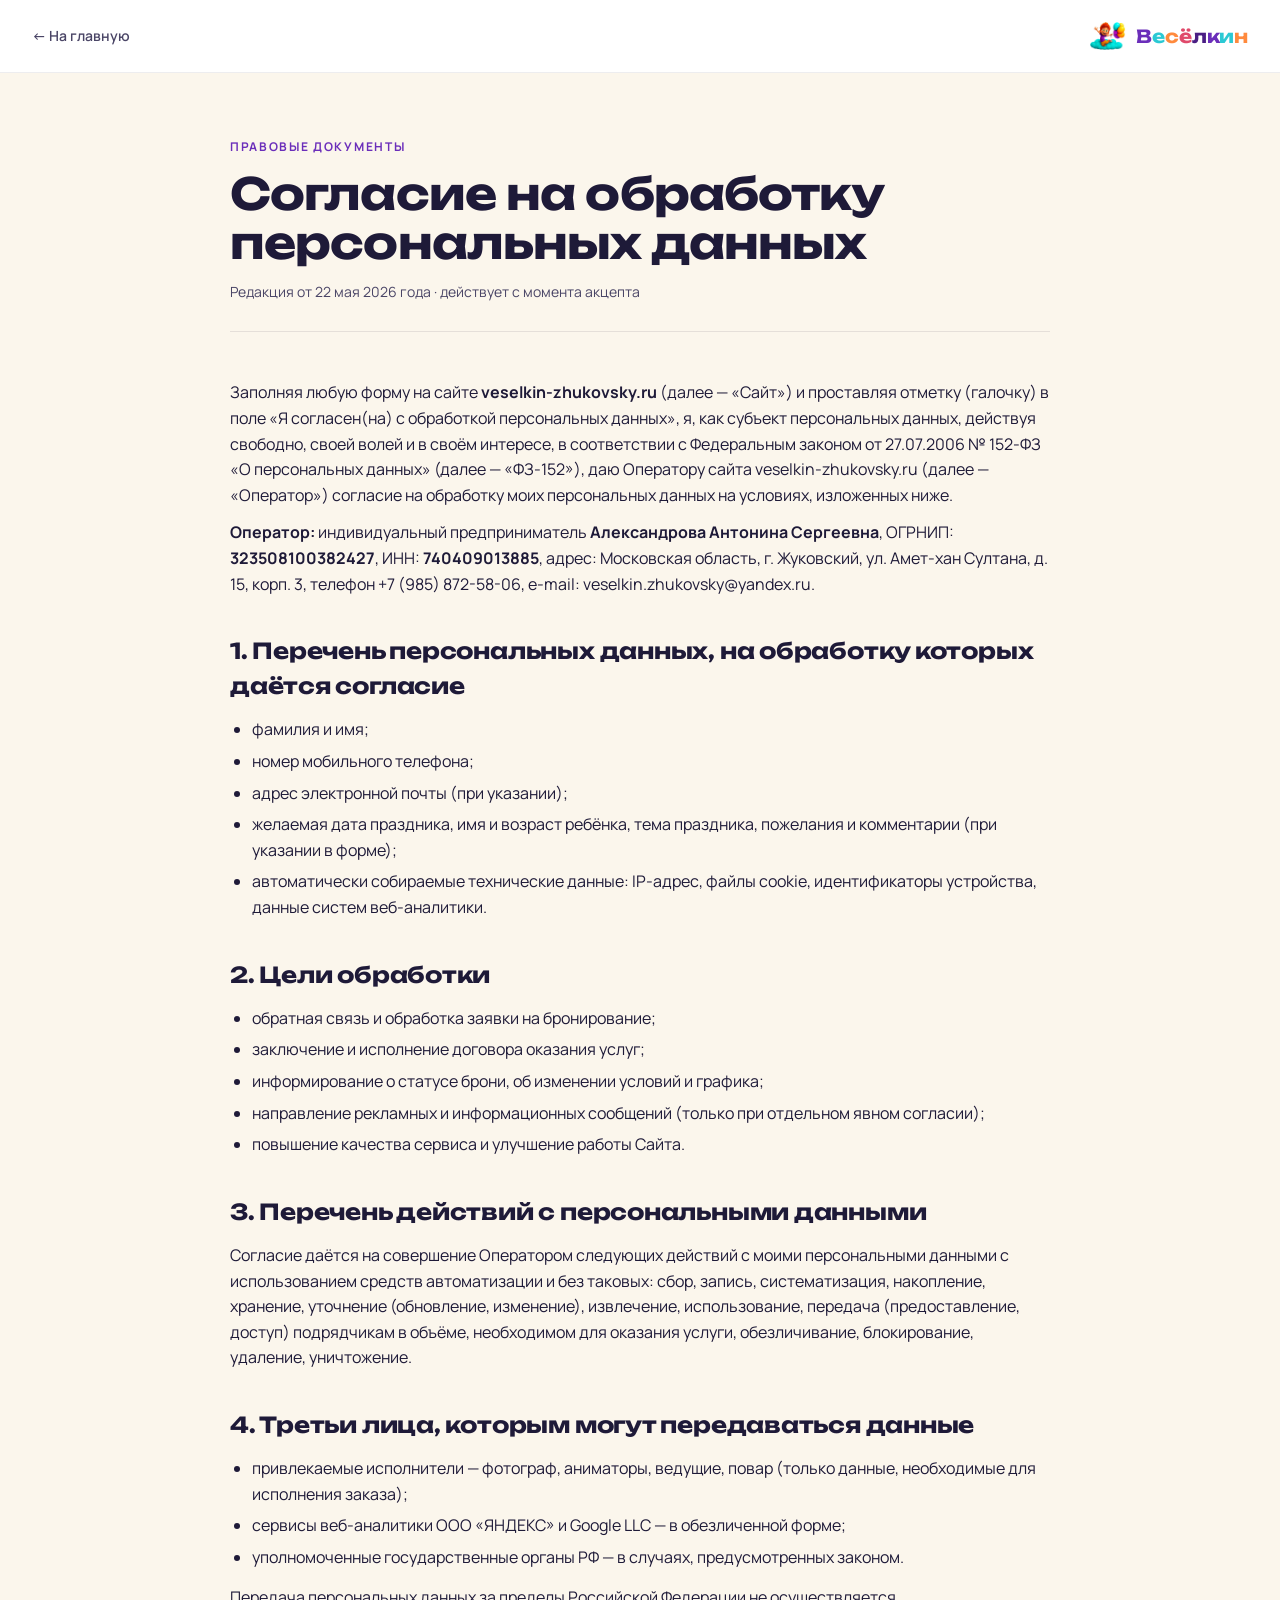
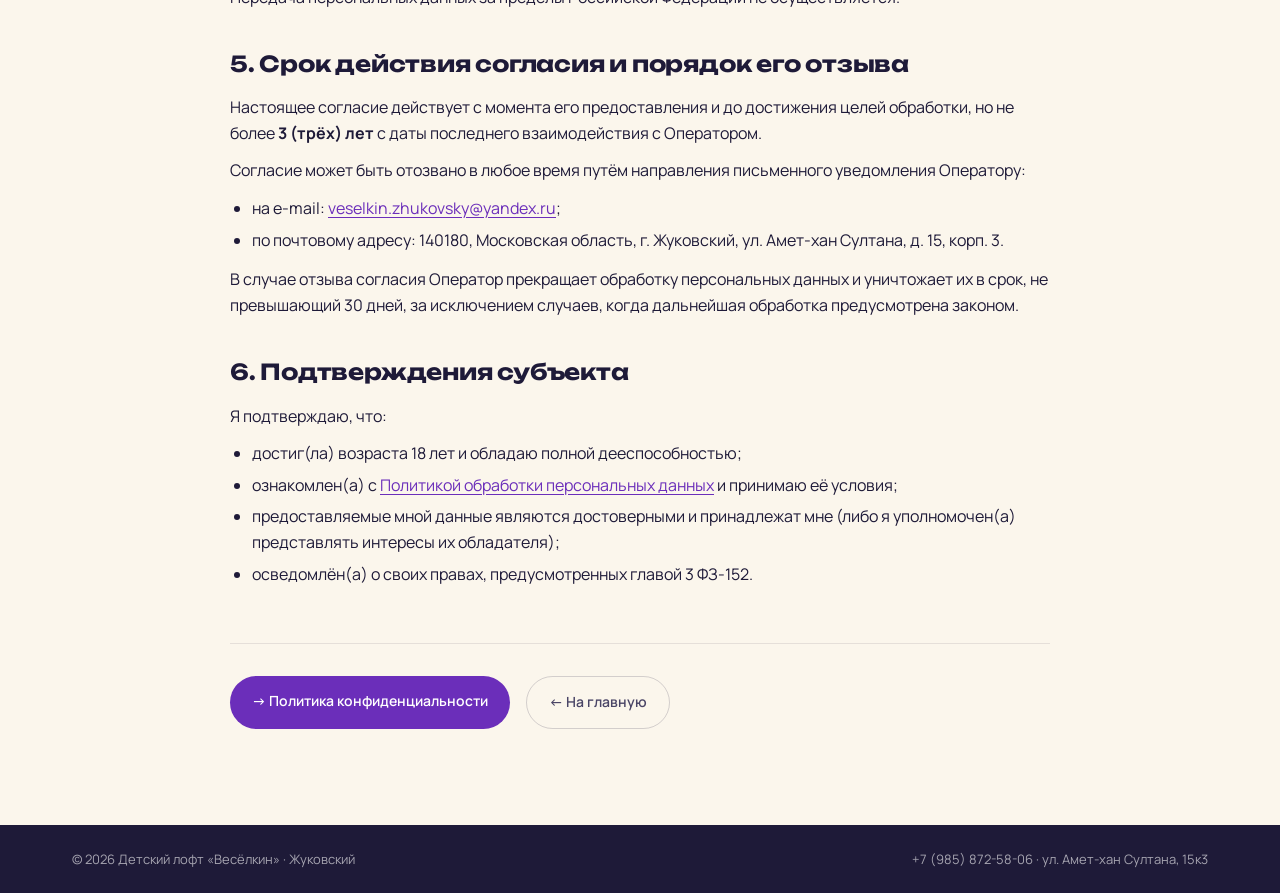
<file: consent.html>
<!doctype html>
<html lang="ru">
<head>
  <meta charset="utf-8" />
  <meta name="viewport" content="width=device-width, initial-scale=1" />
  <title>Согласие на обработку персональных данных — Детский лофт «Весёлкин»</title>
  <meta name="description" content="Согласие на обработку персональных данных пользователей сайта детского лофта «Весёлкин» в Жуковском. Соответствует ФЗ-152." />
  <meta name="robots" content="noindex, follow" />
  <link rel="canonical" href="https://veselkin-zhukovsky.ru/consent.html" />

  <link rel="preconnect" href="https://fonts.googleapis.com" />
  <link rel="preconnect" href="https://fonts.gstatic.com" crossorigin />
  <link href="https://fonts.googleapis.com/css2?family=Unbounded:wght@400;500;600;700;800&family=Manrope:wght@400;500;600;700;800&display=swap" rel="stylesheet" />

  <link rel="stylesheet" href="styles.css" />
  <link rel="stylesheet" href="styles-sections.css" />
  <link rel="stylesheet" href="legal.css" />
  <link rel="icon" href="assets/mascot-cloud.png" />
</head>
<body class="legal-page">
  <header class="legal-topbar">
    <a href="index.html" class="legal-back">← На главную</a>
    <a href="index.html" class="legal-logo">
      <img src="assets/mascot-cloud.png" alt="Логотип детского лофта Весёлкин" />
      <span class="legal-logo-name">
        <span style="color:#6B2EBA">В</span><span style="color:#2BC9D4">е</span><span style="color:#FF8A3D">с</span><span style="color:#E04A6B">ё</span><span style="color:#4A1E84">л</span><span style="color:#6B2EBA">к</span><span style="color:#2BC9D4">и</span><span style="color:#FF8A3D">н</span>
      </span>
    </a>
  </header>

  <main class="legal-main">
    <div class="legal-container">
      <div class="legal-eyebrow">Правовые документы</div>
      <h1 class="legal-h1">Согласие на обработку персональных данных</h1>
      <p class="legal-meta">Редакция от 22 мая 2026 года · действует с момента акцепта</p>

      <section class="legal-section">
        <p>Заполняя любую форму на сайте <strong>veselkin-zhukovsky.ru</strong> (далее — «Сайт») и проставляя отметку (галочку) в поле «Я согласен(на) с обработкой персональных данных», я, как субъект персональных данных, действуя свободно, своей волей и в своём интересе, в соответствии с Федеральным законом от 27.07.2006 № 152-ФЗ «О персональных данных» (далее — «ФЗ-152»), даю Оператору сайта veselkin-zhukovsky.ru (далее — «Оператор») согласие на обработку моих персональных данных на условиях, изложенных ниже.</p>
        <p><strong>Оператор:</strong> индивидуальный предприниматель <strong>Александрова Антонина Сергеевна</strong>, ОГРНИП: <strong>323508100382427</strong>, ИНН: <strong>740409013885</strong>, адрес: Московская область, г. Жуковский, ул. Амет-хан Султана, д. 15, корп. 3, телефон +7 (985) 872-58-06, e-mail: veselkin.zhukovsky@yandex.ru.</p>
      </section>

      <section class="legal-section">
        <h2>1. Перечень персональных данных, на обработку которых даётся согласие</h2>
        <ul>
          <li>фамилия и имя;</li>
          <li>номер мобильного телефона;</li>
          <li>адрес электронной почты (при указании);</li>
          <li>желаемая дата праздника, имя и возраст ребёнка, тема праздника, пожелания и комментарии (при указании в форме);</li>
          <li>автоматически собираемые технические данные: IP-адрес, файлы cookie, идентификаторы устройства, данные систем веб-аналитики.</li>
        </ul>
      </section>

      <section class="legal-section">
        <h2>2. Цели обработки</h2>
        <ul>
          <li>обратная связь и обработка заявки на бронирование;</li>
          <li>заключение и исполнение договора оказания услуг;</li>
          <li>информирование о статусе брони, об изменении условий и графика;</li>
          <li>направление рекламных и информационных сообщений (только при отдельном явном согласии);</li>
          <li>повышение качества сервиса и улучшение работы Сайта.</li>
        </ul>
      </section>

      <section class="legal-section">
        <h2>3. Перечень действий с персональными данными</h2>
        <p>Согласие даётся на совершение Оператором следующих действий с моими персональными данными с использованием средств автоматизации и без таковых: сбор, запись, систематизация, накопление, хранение, уточнение (обновление, изменение), извлечение, использование, передача (предоставление, доступ) подрядчикам в объёме, необходимом для оказания услуги, обезличивание, блокирование, удаление, уничтожение.</p>
      </section>

      <section class="legal-section">
        <h2>4. Третьи лица, которым могут передаваться данные</h2>
        <ul>
          <li>привлекаемые исполнители — фотограф, аниматоры, ведущие, повар (только данные, необходимые для исполнения заказа);</li>
          <li>сервисы веб-аналитики ООО «ЯНДЕКС» и Google LLC — в обезличенной форме;</li>
          <li>уполномоченные государственные органы РФ — в случаях, предусмотренных законом.</li>
        </ul>
        <p>Передача персональных данных за пределы Российской Федерации не осуществляется.</p>
      </section>

      <section class="legal-section">
        <h2>5. Срок действия согласия и порядок его отзыва</h2>
        <p>Настоящее согласие действует с момента его предоставления и до достижения целей обработки, но не более <strong>3 (трёх) лет</strong> с даты последнего взаимодействия с Оператором.</p>
        <p>Согласие может быть отозвано в любое время путём направления письменного уведомления Оператору:</p>
        <ul>
          <li>на e-mail: <a href="mailto:veselkin.zhukovsky@yandex.ru">veselkin.zhukovsky@yandex.ru</a>;</li>
          <li>по почтовому адресу: 140180, Московская область, г. Жуковский, ул. Амет-хан Султана, д. 15, корп. 3.</li>
        </ul>
        <p>В случае отзыва согласия Оператор прекращает обработку персональных данных и уничтожает их в срок, не превышающий 30 дней, за исключением случаев, когда дальнейшая обработка предусмотрена законом.</p>
      </section>

      <section class="legal-section">
        <h2>6. Подтверждения субъекта</h2>
        <p>Я подтверждаю, что:</p>
        <ul>
          <li>достиг(ла) возраста 18 лет и обладаю полной дееспособностью;</li>
          <li>ознакомлен(а) с <a href="privacy.html">Политикой обработки персональных данных</a> и принимаю её условия;</li>
          <li>предоставляемые мной данные являются достоверными и принадлежат мне (либо я уполномочен(а) представлять интересы их обладателя);</li>
          <li>осведомлён(а) о своих правах, предусмотренных главой 3 ФЗ-152.</li>
        </ul>
      </section>

      <div class="legal-nav">
        <a href="privacy.html" class="legal-nav-link">→ Политика конфиденциальности</a>
        <a href="index.html" class="legal-nav-link legal-nav-link--ghost">← На главную</a>
      </div>
    </div>
  </main>

  <footer class="legal-foot">
    <div class="legal-container legal-foot__row">
      <span>© <span id="year"></span> Детский лофт «Весёлкин» · Жуковский</span>
      <span>+7 (985) 872-58-06 · ул. Амет-хан Султана, 15к3</span>
    </div>
  </footer>
  <script>document.getElementById('year').textContent = new Date().getFullYear();</script>
</body>
</html>
</file>
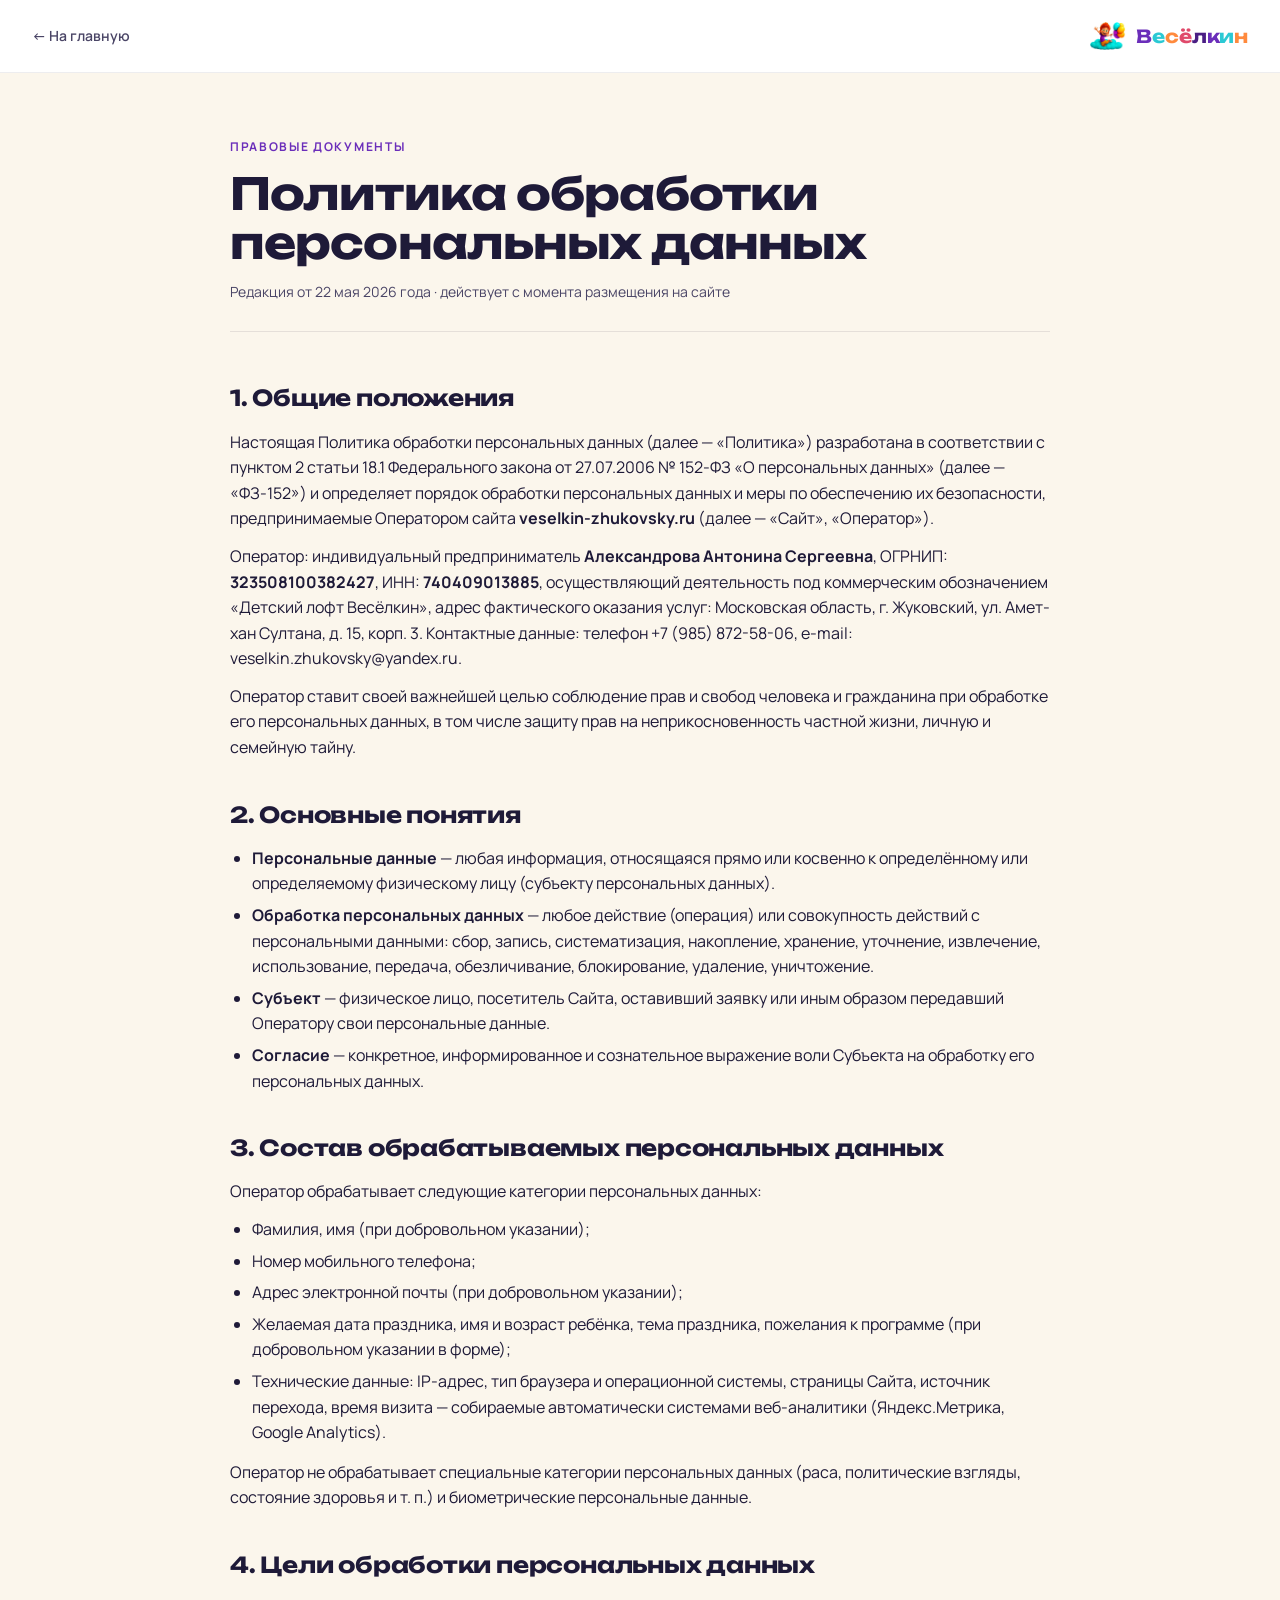
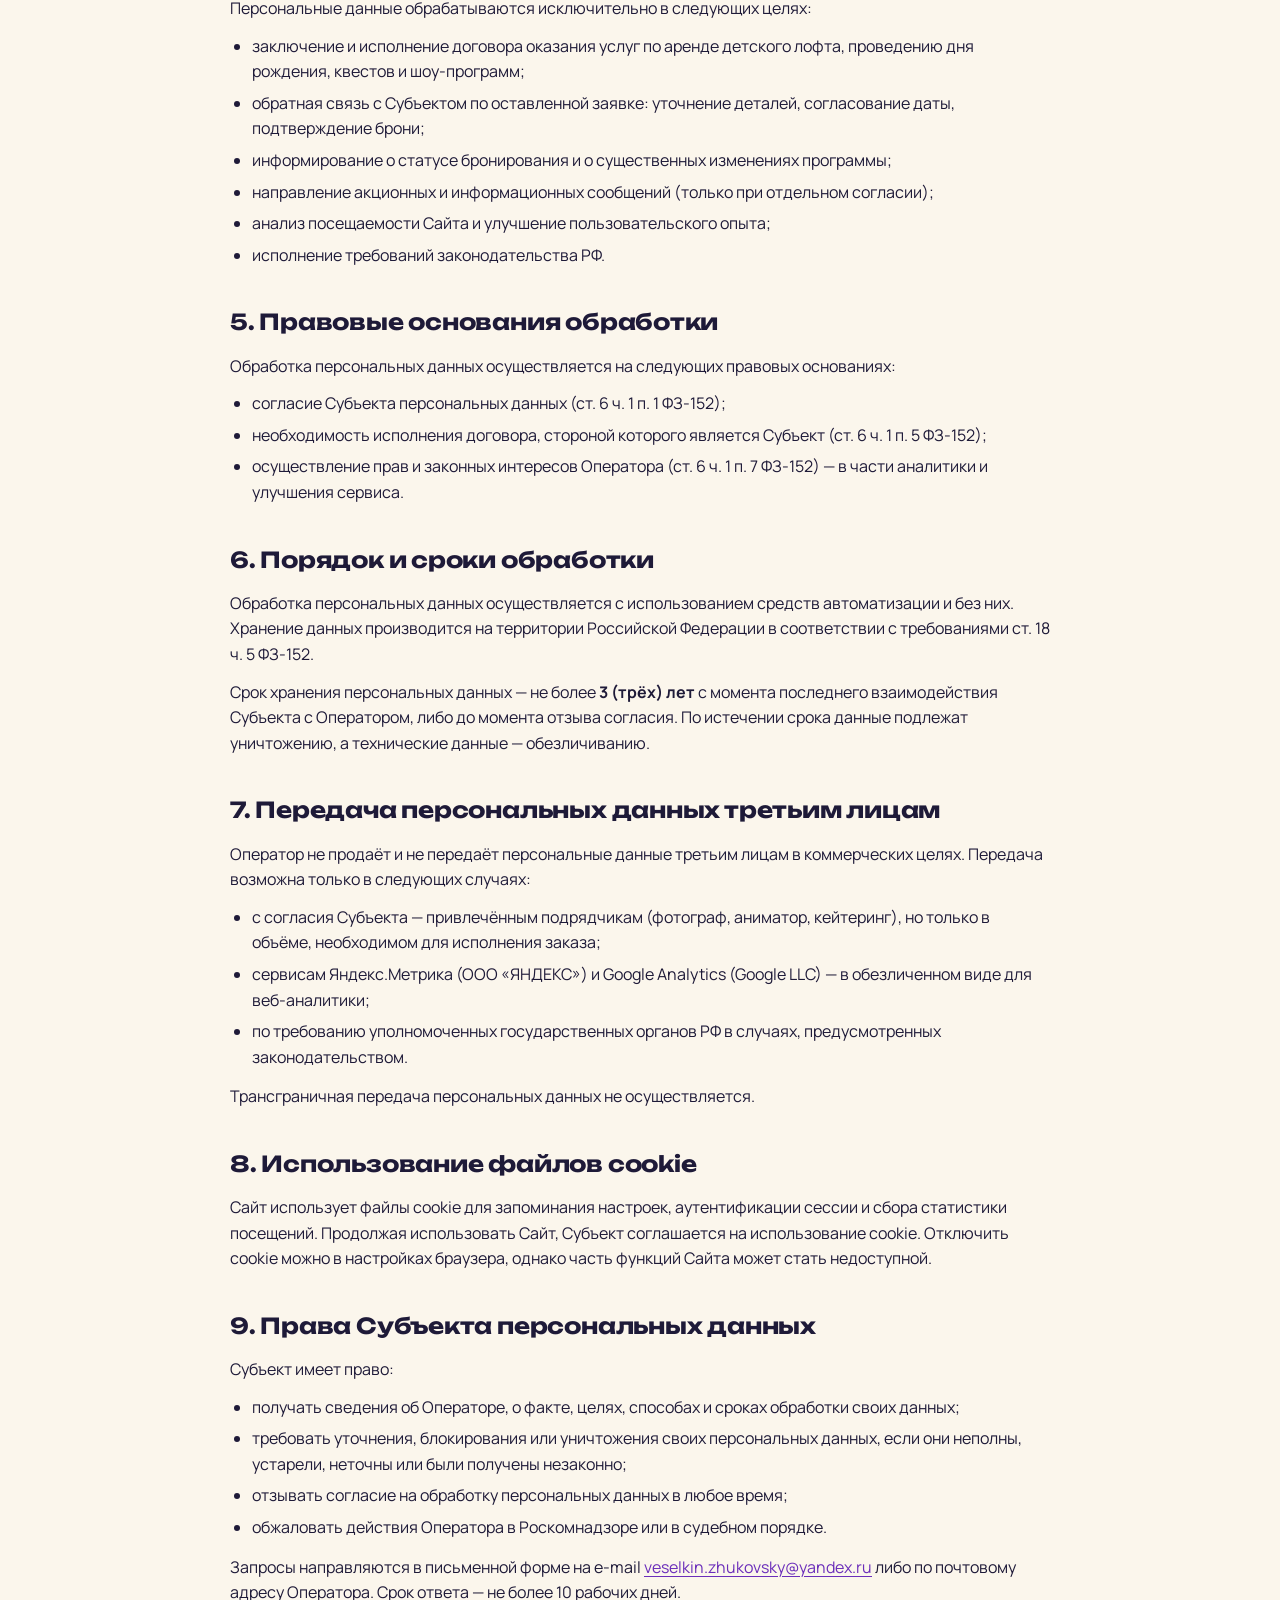
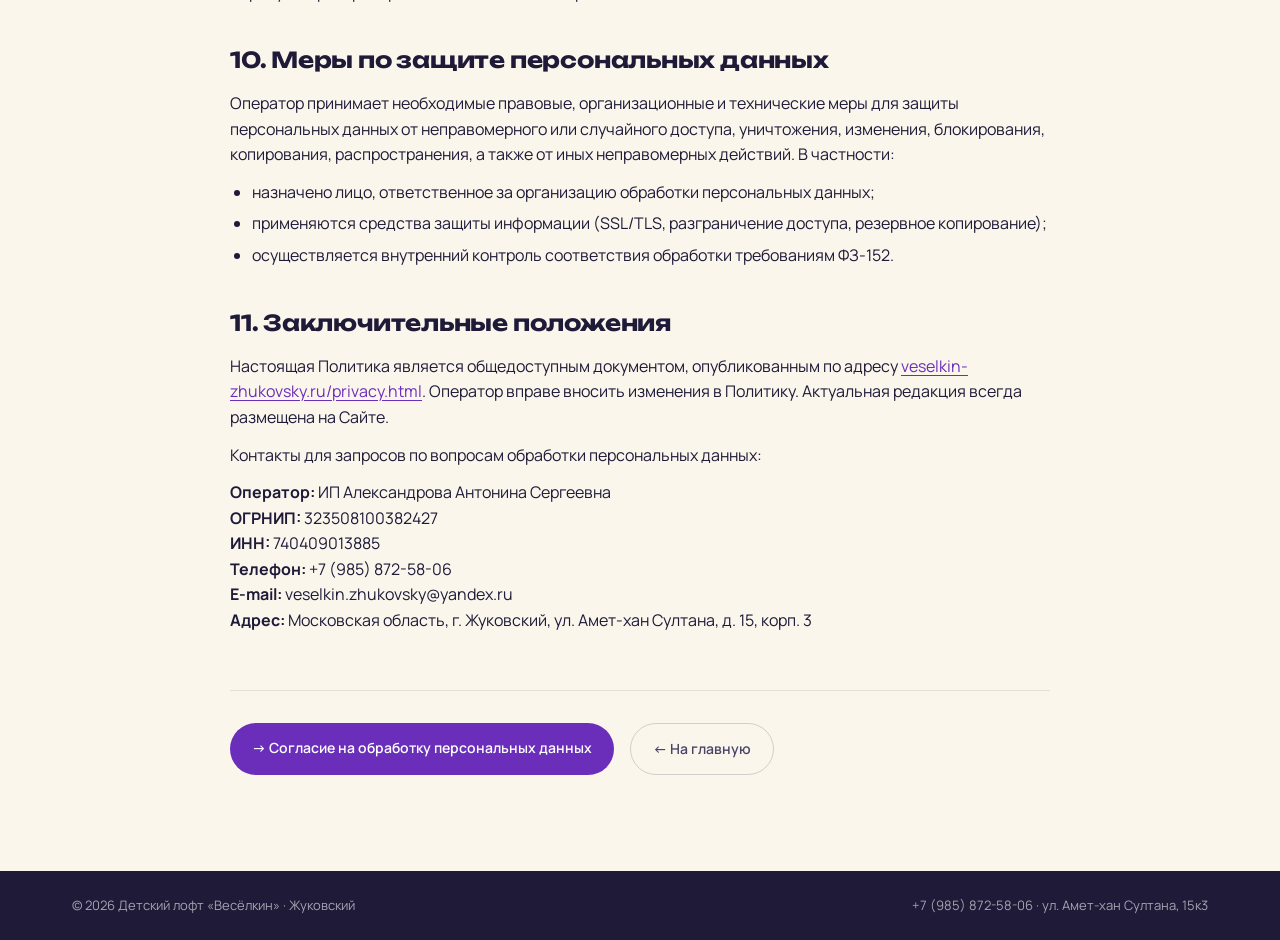
<file: privacy.html>
<!doctype html>
<html lang="ru">
<head>
  <meta charset="utf-8" />
  <meta name="viewport" content="width=device-width, initial-scale=1" />
  <title>Политика конфиденциальности — Детский лофт «Весёлкин» в Жуковском</title>
  <meta name="description" content="Политика конфиденциальности и обработки персональных данных детского лофта «Весёлкин» в Жуковском. Соответствует ФЗ-152 «О персональных данных»." />
  <meta name="robots" content="noindex, follow" />
  <link rel="canonical" href="https://veselkin-zhukovsky.ru/privacy.html" />

  <link rel="preconnect" href="https://fonts.googleapis.com" />
  <link rel="preconnect" href="https://fonts.gstatic.com" crossorigin />
  <link href="https://fonts.googleapis.com/css2?family=Unbounded:wght@400;500;600;700;800&family=Manrope:wght@400;500;600;700;800&display=swap" rel="stylesheet" />

  <link rel="stylesheet" href="styles.css" />
  <link rel="stylesheet" href="styles-sections.css" />
  <link rel="stylesheet" href="legal.css" />
  <link rel="icon" href="assets/mascot-cloud.png" />
</head>
<body class="legal-page">
  <header class="legal-topbar">
    <a href="index.html" class="legal-back">← На главную</a>
    <a href="index.html" class="legal-logo">
      <img src="assets/mascot-cloud.png" alt="Логотип детского лофта Весёлкин" />
      <span class="legal-logo-name">
        <span style="color:#6B2EBA">В</span><span style="color:#2BC9D4">е</span><span style="color:#FF8A3D">с</span><span style="color:#E04A6B">ё</span><span style="color:#4A1E84">л</span><span style="color:#6B2EBA">к</span><span style="color:#2BC9D4">и</span><span style="color:#FF8A3D">н</span>
      </span>
    </a>
  </header>

  <main class="legal-main">
    <div class="legal-container">
      <div class="legal-eyebrow">Правовые документы</div>
      <h1 class="legal-h1">Политика обработки персональных данных</h1>
      <p class="legal-meta">Редакция от 22 мая 2026 года · действует с момента размещения на сайте</p>

      <section class="legal-section">
        <h2>1. Общие положения</h2>
        <p>Настоящая Политика обработки персональных данных (далее — «Политика») разработана в соответствии с пунктом 2 статьи 18.1 Федерального закона от 27.07.2006 № 152-ФЗ «О персональных данных» (далее — «ФЗ-152») и определяет порядок обработки персональных данных и меры по обеспечению их безопасности, предпринимаемые Оператором сайта <strong>veselkin-zhukovsky.ru</strong> (далее — «Сайт», «Оператор»).</p>
        <p>Оператор: индивидуальный предприниматель <strong>Александрова Антонина Сергеевна</strong>, ОГРНИП: <strong>323508100382427</strong>, ИНН: <strong>740409013885</strong>, осуществляющий деятельность под коммерческим обозначением «Детский лофт Весёлкин», адрес фактического оказания услуг: Московская область, г. Жуковский, ул. Амет-хан Султана, д. 15, корп. 3. Контактные данные: телефон +7 (985) 872-58-06, e-mail: veselkin.zhukovsky@yandex.ru.</p>
        <p>Оператор ставит своей важнейшей целью соблюдение прав и свобод человека и гражданина при обработке его персональных данных, в том числе защиту прав на неприкосновенность частной жизни, личную и семейную тайну.</p>
      </section>

      <section class="legal-section">
        <h2>2. Основные понятия</h2>
        <ul>
          <li><strong>Персональные данные</strong> — любая информация, относящаяся прямо или косвенно к определённому или определяемому физическому лицу (субъекту персональных данных).</li>
          <li><strong>Обработка персональных данных</strong> — любое действие (операция) или совокупность действий с персональными данными: сбор, запись, систематизация, накопление, хранение, уточнение, извлечение, использование, передача, обезличивание, блокирование, удаление, уничтожение.</li>
          <li><strong>Субъект</strong> — физическое лицо, посетитель Сайта, оставивший заявку или иным образом передавший Оператору свои персональные данные.</li>
          <li><strong>Согласие</strong> — конкретное, информированное и сознательное выражение воли Субъекта на обработку его персональных данных.</li>
        </ul>
      </section>

      <section class="legal-section">
        <h2>3. Состав обрабатываемых персональных данных</h2>
        <p>Оператор обрабатывает следующие категории персональных данных:</p>
        <ul>
          <li>Фамилия, имя (при добровольном указании);</li>
          <li>Номер мобильного телефона;</li>
          <li>Адрес электронной почты (при добровольном указании);</li>
          <li>Желаемая дата праздника, имя и возраст ребёнка, тема праздника, пожелания к программе (при добровольном указании в форме);</li>
          <li>Технические данные: IP-адрес, тип браузера и операционной системы, страницы Сайта, источник перехода, время визита — собираемые автоматически системами веб-аналитики (Яндекс.Метрика, Google Analytics).</li>
        </ul>
        <p>Оператор не обрабатывает специальные категории персональных данных (раса, политические взгляды, состояние здоровья и т. п.) и биометрические персональные данные.</p>
      </section>

      <section class="legal-section">
        <h2>4. Цели обработки персональных данных</h2>
        <p>Персональные данные обрабатываются исключительно в следующих целях:</p>
        <ul>
          <li>заключение и исполнение договора оказания услуг по аренде детского лофта, проведению дня рождения, квестов и шоу-программ;</li>
          <li>обратная связь с Субъектом по оставленной заявке: уточнение деталей, согласование даты, подтверждение брони;</li>
          <li>информирование о статусе бронирования и о существенных изменениях программы;</li>
          <li>направление акционных и информационных сообщений (только при отдельном согласии);</li>
          <li>анализ посещаемости Сайта и улучшение пользовательского опыта;</li>
          <li>исполнение требований законодательства РФ.</li>
        </ul>
      </section>

      <section class="legal-section">
        <h2>5. Правовые основания обработки</h2>
        <p>Обработка персональных данных осуществляется на следующих правовых основаниях:</p>
        <ul>
          <li>согласие Субъекта персональных данных (ст. 6 ч. 1 п. 1 ФЗ-152);</li>
          <li>необходимость исполнения договора, стороной которого является Субъект (ст. 6 ч. 1 п. 5 ФЗ-152);</li>
          <li>осуществление прав и законных интересов Оператора (ст. 6 ч. 1 п. 7 ФЗ-152) — в части аналитики и улучшения сервиса.</li>
        </ul>
      </section>

      <section class="legal-section">
        <h2>6. Порядок и сроки обработки</h2>
        <p>Обработка персональных данных осуществляется с использованием средств автоматизации и без них. Хранение данных производится на территории Российской Федерации в соответствии с требованиями ст. 18 ч. 5 ФЗ-152.</p>
        <p>Срок хранения персональных данных — не более <strong>3 (трёх) лет</strong> с момента последнего взаимодействия Субъекта с Оператором, либо до момента отзыва согласия. По истечении срока данные подлежат уничтожению, а технические данные — обезличиванию.</p>
      </section>

      <section class="legal-section">
        <h2>7. Передача персональных данных третьим лицам</h2>
        <p>Оператор не продаёт и не передаёт персональные данные третьим лицам в коммерческих целях. Передача возможна только в следующих случаях:</p>
        <ul>
          <li>с согласия Субъекта — привлечённым подрядчикам (фотограф, аниматор, кейтеринг), но только в объёме, необходимом для исполнения заказа;</li>
          <li>сервисам Яндекс.Метрика (ООО «ЯНДЕКС») и Google Analytics (Google LLC) — в обезличенном виде для веб-аналитики;</li>
          <li>по требованию уполномоченных государственных органов РФ в случаях, предусмотренных законодательством.</li>
        </ul>
        <p>Трансграничная передача персональных данных не осуществляется.</p>
      </section>

      <section class="legal-section">
        <h2>8. Использование файлов cookie</h2>
        <p>Сайт использует файлы cookie для запоминания настроек, аутентификации сессии и сбора статистики посещений. Продолжая использовать Сайт, Субъект соглашается на использование cookie. Отключить cookie можно в настройках браузера, однако часть функций Сайта может стать недоступной.</p>
      </section>

      <section class="legal-section">
        <h2>9. Права Субъекта персональных данных</h2>
        <p>Субъект имеет право:</p>
        <ul>
          <li>получать сведения об Операторе, о факте, целях, способах и сроках обработки своих данных;</li>
          <li>требовать уточнения, блокирования или уничтожения своих персональных данных, если они неполны, устарели, неточны или были получены незаконно;</li>
          <li>отзывать согласие на обработку персональных данных в любое время;</li>
          <li>обжаловать действия Оператора в Роскомнадзоре или в судебном порядке.</li>
        </ul>
        <p>Запросы направляются в письменной форме на e-mail <a href="mailto:veselkin.zhukovsky@yandex.ru">veselkin.zhukovsky@yandex.ru</a> либо по почтовому адресу Оператора. Срок ответа — не более 10 рабочих дней.</p>
      </section>

      <section class="legal-section">
        <h2>10. Меры по защите персональных данных</h2>
        <p>Оператор принимает необходимые правовые, организационные и технические меры для защиты персональных данных от неправомерного или случайного доступа, уничтожения, изменения, блокирования, копирования, распространения, а также от иных неправомерных действий. В частности:</p>
        <ul>
          <li>назначено лицо, ответственное за организацию обработки персональных данных;</li>
          <li>применяются средства защиты информации (SSL/TLS, разграничение доступа, резервное копирование);</li>
          <li>осуществляется внутренний контроль соответствия обработки требованиям ФЗ-152.</li>
        </ul>
      </section>

      <section class="legal-section">
        <h2>11. Заключительные положения</h2>
        <p>Настоящая Политика является общедоступным документом, опубликованным по адресу <a href="https://veselkin-zhukovsky.ru/privacy.html">veselkin-zhukovsky.ru/privacy.html</a>. Оператор вправе вносить изменения в Политику. Актуальная редакция всегда размещена на Сайте.</p>
        <p>Контакты для запросов по вопросам обработки персональных данных:</p>
        <p><strong>Оператор:</strong> ИП Александрова Антонина Сергеевна<br/>
           <strong>ОГРНИП:</strong> 323508100382427<br/>
           <strong>ИНН:</strong> 740409013885<br/>
           <strong>Телефон:</strong> +7 (985) 872-58-06<br/>
           <strong>E-mail:</strong> veselkin.zhukovsky@yandex.ru<br/>
           <strong>Адрес:</strong> Московская область, г. Жуковский, ул. Амет-хан Султана, д. 15, корп. 3</p>
      </section>

      <div class="legal-nav">
        <a href="consent.html" class="legal-nav-link">→ Согласие на обработку персональных данных</a>
        <a href="index.html" class="legal-nav-link legal-nav-link--ghost">← На главную</a>
      </div>
    </div>
  </main>

  <footer class="legal-foot">
    <div class="legal-container legal-foot__row">
      <span>© <span id="year"></span> Детский лофт «Весёлкин» · Жуковский</span>
      <span>+7 (985) 872-58-06 · ул. Амет-хан Султана, 15к3</span>
    </div>
  </footer>
  <script>document.getElementById('year').textContent = new Date().getFullYear();</script>
</body>
</html>
</file>
<file: styles.css>
/* =========================================================
   VESELKIN — Design system
   Premium, warm, child-friendly. Brand colors from the mascot:
   plum-purple, jungle-turquoise, sun-yellow, mango-orange.
   ========================================================= */

:root {
  /* Brand */
  --brand-purple: #6B2EBA;
  --brand-purple-deep: #4A1E84;
  --brand-purple-soft: #EFE5FB;
  --brand-turquoise: #2BC9D4;
  --brand-turquoise-soft: #DAF6F8;
  --brand-yellow: #F5BE2A;
  --brand-yellow-soft: #FFF1C2;
  --brand-orange: #FF8A3D;
  --brand-orange-soft: #FFE0CC;
  --brand-red: #E04A6B;

  /* Neutrals — warm cream */
  --cream: #FBF6EC;
  --cream-deep: #F4ECD8;
  --paper: #FFFDF7;
  --ink: #1E1A38;
  --ink-2: #4A4566;
  --ink-3: #8A8499;
  --line: rgba(30,26,56,0.10);

  /* Typography */
  --f-display: "Unbounded", "Inter", system-ui, sans-serif;
  --f-body: "Manrope", "Inter", system-ui, sans-serif;
  --f-hand: "Caveat", "Kalam", "Bradley Hand", cursive;

  /* Radii & motion */
  --r-sm: 12px;
  --r-md: 20px;
  --r-lg: 32px;
  --r-xl: 48px;
  --r-pill: 999px;

  --shadow-soft: 0 12px 40px -16px rgba(30,26,56,0.18), 0 4px 12px -8px rgba(30,26,56,0.10);
  --shadow-card: 0 24px 60px -24px rgba(30,26,56,0.22), 0 8px 20px -12px rgba(30,26,56,0.12);
  --shadow-pop: 0 30px 80px -20px rgba(107,46,186,0.30);

  --ease-out: cubic-bezier(0.22, 1, 0.36, 1);
  --ease-in-out: cubic-bezier(0.65, 0, 0.35, 1);
}

* { box-sizing: border-box; }
html, body { margin: 0; padding: 0; }
body {
  font-family: var(--f-body);
  font-weight: 400;
  font-size: 17px;
  line-height: 1.55;
  color: var(--ink);
  background: var(--cream);
  -webkit-font-smoothing: antialiased;
  text-rendering: optimizeLegibility;
  overflow-x: hidden;
}
img { display: block; max-width: 100%; }
a { color: inherit; text-decoration: none; }
button { font: inherit; border: 0; cursor: pointer; background: transparent; color: inherit; }
input, textarea, select { font: inherit; }
:focus-visible { outline: 3px solid var(--brand-purple); outline-offset: 3px; border-radius: 6px; }

.container {
  max-width: 1280px;
  margin: 0 auto;
  padding: 0 32px;
}
@media (max-width: 768px) {
  .container { padding: 0 20px; }
  body { font-size: 16px; }
}

/* ----- Typographic helpers ----- */
.display {
  font-family: var(--f-display);
  font-weight: 700;
  letter-spacing: -0.02em;
  line-height: 0.95;
  text-wrap: balance;
}
.h-eyebrow {
  font-family: var(--f-body);
  font-weight: 700;
  text-transform: uppercase;
  letter-spacing: 0.18em;
  font-size: 13px;
  color: var(--brand-purple);
}
.hand {
  font-family: var(--f-hand);
  font-weight: 600;
  letter-spacing: 0.01em;
  line-height: 1;
}

/* ----- Buttons ----- */
.btn {
  display: inline-flex;
  align-items: center;
  gap: 10px;
  padding: 16px 28px;
  border-radius: var(--r-pill);
  font-weight: 700;
  font-size: 16px;
  transition: transform 0.18s var(--ease-out), box-shadow 0.18s var(--ease-out), background 0.18s;
  white-space: nowrap;
}
.btn:hover { transform: translateY(-2px); }
.btn:active { transform: translateY(0); }
.btn--primary { background: var(--brand-purple); color: #fff; box-shadow: 0 14px 30px -12px rgba(107,46,186,0.55); }
.btn--primary:hover { background: var(--brand-purple-deep); box-shadow: 0 18px 40px -10px rgba(107,46,186,0.7); }
.btn--ghost { background: transparent; color: var(--ink); border: 2px solid var(--line); }
.btn--ghost:hover { background: var(--ink); color: #fff; border-color: var(--ink); }
.btn--accent { background: var(--brand-yellow); color: var(--ink); box-shadow: 0 14px 30px -12px rgba(245,190,42,0.6); }
.btn--white { background: #fff; color: var(--ink); box-shadow: var(--shadow-soft); }
.btn--lg { padding: 20px 36px; font-size: 17px; }
.btn--sm { padding: 11px 18px; font-size: 14px; }

/* ----- Section header common ----- */
.section { padding: 110px 0; position: relative; }
.section--tight { padding: 80px 0; }
@media (max-width: 768px) { .section { padding: 72px 0; } }

.section-head {
  display: flex;
  align-items: flex-end;
  justify-content: space-between;
  gap: 32px;
  margin-bottom: 48px;
}
.section-head h2 { font-size: clamp(36px, 5vw, 64px); margin: 0; }
.section-head__meta { max-width: 380px; color: var(--ink-2); }
@media (max-width: 768px) {
  .section-head { flex-direction: column; align-items: flex-start; gap: 16px; margin-bottom: 32px; }
}

/* ----- Card surface ----- */
.card {
  background: var(--paper);
  border-radius: var(--r-lg);
  box-shadow: var(--shadow-soft);
}

/* ----- Floating shapes ambient ----- */
.bg-blob {
  position: absolute;
  border-radius: 50%;
  filter: blur(60px);
  opacity: 0.35;
  pointer-events: none;
  z-index: 0;
}

/* ----- Animated marquee ----- */
@keyframes marquee {
  from { transform: translateX(0); }
  to   { transform: translateX(-50%); }
}
.marquee {
  overflow: hidden;
  mask-image: linear-gradient(90deg, transparent, #000 6%, #000 94%, transparent);
}
.marquee__track {
  display: inline-flex;
  gap: 56px;
  animation: marquee 38s linear infinite;
  white-space: nowrap;
  will-change: transform;
}

/* ----- Floating mascot ----- */
@keyframes float-y { 0%, 100% { transform: translateY(0) rotate(-2deg);} 50% { transform: translateY(-18px) rotate(2deg);} }
@keyframes float-y-slow { 0%, 100% { transform: translateY(0);} 50% { transform: translateY(-12px);} }
@keyframes balloon-sway { 0%, 100% { transform: translate(0,0) rotate(-3deg);} 50% { transform: translate(8px, -14px) rotate(3deg);} }
@keyframes balloon-sway-2 { 0%, 100% { transform: translate(0,0) rotate(4deg);} 50% { transform: translate(-10px, -20px) rotate(-4deg);} }
@keyframes spin-slow { from { transform: rotate(0deg);} to { transform: rotate(360deg);} }
@keyframes blink { 0%, 92%, 100% { transform: scaleY(1);} 94%, 98% { transform: scaleY(0.1);} }
@keyframes pulse-soft { 0%, 100% { box-shadow: 0 0 0 0 rgba(245,190,42,0.6);} 70% { box-shadow: 0 0 0 24px rgba(245,190,42,0);} }
@keyframes confetti-fall {
  0% { transform: translateY(-20vh) rotate(0deg); opacity: 0; }
  10% { opacity: 1; }
  100% { transform: translateY(120vh) rotate(720deg); opacity: 0; }
}

.float-y { animation: float-y 6s var(--ease-in-out) infinite; }
.float-y-slow { animation: float-y-slow 8s var(--ease-in-out) infinite; }

/* ----- Marquee separator dot ----- */
.dot { display: inline-block; width: 10px; height: 10px; border-radius: 50%; background: var(--brand-purple); vertical-align: middle; margin: 0 24px; }

/* ----- Chip ----- */
.chip {
  display: inline-flex; align-items: center; gap: 8px;
  padding: 8px 16px;
  background: var(--paper);
  border-radius: var(--r-pill);
  font-size: 14px;
  font-weight: 600;
  box-shadow: var(--shadow-soft);
}
.chip__dot { width: 8px; height: 8px; border-radius: 50%; background: var(--brand-turquoise); }

/* ----- Forms ----- */
.field { display: flex; flex-direction: column; gap: 8px; }
.field__label { font-weight: 600; font-size: 14px; color: var(--ink-2); display: flex; align-items: baseline; gap: 8px; flex-wrap: wrap; }
.field__hint { font-weight: 400; font-size: 12px; color: var(--ink-3, #9a96a8); text-transform: none; letter-spacing: 0; }

/* Consent checkbox */
.field--check { margin-top: 4px; }
.field__check { display: flex; align-items: flex-start; gap: 12px; cursor: pointer; padding: 4px 0; }
.field__check input { position: absolute; opacity: 0; pointer-events: none; }
.field__check-mark {
  flex-shrink: 0;
  width: 22px; height: 22px;
  border: 2px solid rgba(30,26,56,0.25);
  border-radius: 6px;
  background: #fff;
  transition: all 0.15s ease;
  position: relative;
  margin-top: 1px;
}
.field__check-mark::after {
  content: '';
  position: absolute;
  left: 6px; top: 1px;
  width: 6px; height: 12px;
  border: solid #fff;
  border-width: 0 2.5px 2.5px 0;
  transform: rotate(45deg) scale(0);
  transition: transform 0.15s ease;
}
.field__check input:checked + .field__check-mark {
  background: var(--brand-purple, #6B2EBA);
  border-color: var(--brand-purple, #6B2EBA);
}
.field__check input:checked + .field__check-mark::after { transform: rotate(45deg) scale(1); }
.field__check input:focus-visible + .field__check-mark { box-shadow: 0 0 0 3px rgba(107,46,186,0.25); }
.field__check-text { font-size: 13px; line-height: 1.5; color: var(--ink-2); }
.field__check-text a { color: var(--brand-purple, #6B2EBA); text-decoration: underline; text-underline-offset: 3px; }
.field__check-text a:hover { color: var(--brand-purple-deep, #4A1E84); }
.field__input {
  padding: 16px 20px;
  background: #fff;
  border: 2px solid transparent;
  border-radius: var(--r-md);
  font-size: 16px;
  transition: border-color 0.15s, box-shadow 0.15s;
  width: 100%;
  color: var(--ink);
  box-shadow: inset 0 0 0 1px var(--line);
}
.field__input:focus { outline: none; border-color: var(--brand-purple); box-shadow: 0 0 0 4px rgba(107,46,186,0.12); }
textarea.field__input { resize: vertical; min-height: 100px; }

/* ----- Scroll fade-in ----- */
.reveal {
  opacity: 0;
  transform: translateY(24px);
  transition: opacity 0.7s var(--ease-out), transform 0.7s var(--ease-out);
}
.reveal.is-in { opacity: 1; transform: none; }

/* ----- Premium photo treatment ----- */
.ph {
  position: relative;
  border-radius: var(--r-lg);
  overflow: hidden;
  background: var(--cream-deep);
}
.ph img { width: 100%; height: 100%; object-fit: cover; transition: transform 1.2s var(--ease-out); }
.ph:hover img { transform: scale(1.04); }

/* ----- Underline accent ----- */
.u-accent {
  position: relative;
  display: inline-block;
  white-space: nowrap;
}
.u-accent::after {
  content: "";
  position: absolute; left: -4%; right: -4%; bottom: -6px;
  height: 14px;
  background: var(--brand-yellow);
  z-index: -1;
  border-radius: 999px;
  transform: skewX(-6deg);
}

/* ----- Floating sparkle ----- */
.spark { position: absolute; pointer-events: none; }
.spark svg { width: 100%; height: 100%; }

/* ----- Tags ----- */
.tag {
  display: inline-block;
  padding: 6px 14px;
  border-radius: var(--r-pill);
  font-size: 13px;
  font-weight: 700;
  letter-spacing: 0.02em;
}
.tag--purple { background: var(--brand-purple-soft); color: var(--brand-purple-deep); }
.tag--turquoise { background: var(--brand-turquoise-soft); color: #0E6E76; }
.tag--yellow { background: var(--brand-yellow-soft); color: #7A5800; }
.tag--orange { background: var(--brand-orange-soft); color: #8A3A0F; }
</file>
<file: styles-sections.css>
/* =========================================================
   VESELKIN — section-specific styles
   ========================================================= */

/* ===== Top nav ===== */
.topnav {
  position: fixed;
  top: 0; left: 0; right: 0;
  z-index: 80;
  padding: 18px 0;
  transition: all 0.3s var(--ease-out);
  background: transparent;
}
.topnav--scrolled {
  background: rgba(251, 246, 236, 0.92);
  backdrop-filter: blur(14px);
  -webkit-backdrop-filter: blur(14px);
  padding: 10px 0;
  box-shadow: 0 1px 0 rgba(30,26,56,0.08);
}
.topnav__row { display: flex; align-items: center; justify-content: space-between; gap: 24px; }
.topnav__logo { display: flex; align-items: center; gap: 12px; font-weight: 700; }
.topnav__logo-mark { width: 46px; height: 46px; position: relative; flex-shrink: 0;}
.topnav__logo-mark img { width: 100%; height: 100%; object-fit: contain; }
.topnav__logo-text { display: flex; flex-direction: column; line-height: 1; }
.topnav__logo-name { font-family: var(--f-display); font-size: 28px; font-weight: 800; letter-spacing: -0.02em; line-height: 1; }
.topnav__logo-sub { font-size: 11px; font-weight: 500; color: var(--ink-2); text-transform: uppercase; letter-spacing: 0.12em; margin-top: 4px; }
.topnav__links { display: flex; gap: 32px; }
.topnav__links a { font-weight: 700; font-size: 16px; color: var(--ink); transition: color 0.15s; position: relative; padding: 6px 2px; letter-spacing: -0.005em; }
.topnav__links a::after { content: ''; position: absolute; left: 0; right: 0; bottom: 0; height: 2px; background: var(--brand-purple); border-radius: 2px; transform: scaleX(0); transform-origin: left center; transition: transform 0.2s ease; }
.topnav__links a:hover { color: var(--brand-purple); }
.topnav__links a:hover::after { transform: scaleX(1); }
.topnav__cta { display: flex; align-items: center; gap: 18px; }
.topnav__phone { font-weight: 700; font-size: 16px; color: var(--ink); }
@media (max-width: 960px) {
  .topnav__links { display: none; }
}
@media (max-width: 540px) {
  .topnav__phone { display: none; }
  .topnav__logo-sub { display: none; }
}

/* ===== Hero classic ===== */
.hero {
  position: relative;
  padding: 140px 0 60px;
  overflow: hidden;
}
.hero--classic { background: var(--cream); }
.hero__bg-decor { position: absolute; inset: 0; pointer-events: none; }
.hero__row {
  position: relative;
  display: grid;
  grid-template-columns: 1.1fr 1fr;
  gap: 40px;
  align-items: center;
  min-height: 620px;
}
@media (max-width: 980px) {
  .hero__row { grid-template-columns: 1fr; }
}
.hero__copy { position: relative; z-index: 2; }
.hero__eyebrow { margin-bottom: 28px; }
.hero__title { font-size: clamp(44px, 6.2vw, 84px); margin: 0 0 24px; }
.hero__lead {
  font-size: clamp(17px, 1.4vw, 20px);
  color: var(--ink-2);
  max-width: 520px;
  margin: 0 0 36px;
  line-height: 1.55;
}
.hero__ctas { display: flex; gap: 14px; flex-wrap: wrap; margin-bottom: 48px; }
.hero__meta {
  list-style: none; padding: 0; margin: 0;
  display: flex; gap: 32px;
  border-top: 1px solid var(--line);
  padding-top: 24px;
}
.hero__meta li { display: flex; flex-direction: column; gap: 4px; }
.hero__meta strong { font-family: var(--f-display); font-size: 28px; font-weight: 700; letter-spacing: -0.01em; }
.hero__meta span { font-size: 13px; color: var(--ink-2); }

.hero__art { position: relative; min-height: 580px; }
.hero__mascot-wrap { position: absolute; right: 0; bottom: 0; }
.hero__art-card {
  position: absolute;
  padding: 14px 22px;
  background: var(--paper);
  border-radius: var(--r-pill);
  box-shadow: var(--shadow-card);
  display: flex; align-items: center; gap: 14px;
  font-weight: 600;
  z-index: 3;
}
.hero__art-card--1 {
  top: 20%; left: -8%;
  animation: float-y 7s ease-in-out infinite;
}
.hero__art-card--2 {
  bottom: 22%; left: -2%;
  animation: float-y 8s ease-in-out infinite reverse;
}
.hero__art-card-sub { font-size: 13px; color: var(--ink-2); font-weight: 500; }

@media (max-width: 980px) {
  .hero__art { min-height: 420px; }
  .hero__art-card--1 { left: 0; }
}

/* ===== Marquee strip below hero ===== */
.hero__marquee {
  margin-top: 60px;
  padding: 24px 0;
  border-top: 1px solid var(--line);
  border-bottom: 1px solid var(--line);
}

/* ===== Hero bold ===== */
.hero--bold {
  background: linear-gradient(180deg, #FBF6EC 0%, #FBF6EC 60%, #EFE5FB 100%);
  padding: 140px 0 100px;
  min-height: 100vh;
  display: flex; flex-direction: column; justify-content: center;
}
.hero-bold__inner { position: relative; z-index: 2; }
.hero-bold__pre {
  font-size: 48px;
  color: var(--brand-orange);
  margin-bottom: 4px;
  transform: rotate(-3deg);
  display: inline-block;
}
.hero-bold__title {
  font-size: clamp(60px, 9.5vw, 160px);
  line-height: 0.92;
  margin: 0;
  letter-spacing: -0.03em;
}
.hero-bold__title-row { display: block; }
.hero-bold__title-row--purple { color: var(--brand-purple-deep); }
.hero-bold__title-row--turquoise { color: var(--brand-turquoise); -webkit-text-stroke: 2px var(--brand-purple-deep); text-shadow: 6px 6px 0 rgba(107,46,186,0.12); }
.hero-bold__title-row--mascot { display: flex; align-items: center; gap: 16px; flex-wrap: wrap; }
.hero-bold__inline-mascot { display: inline-flex; vertical-align: middle; }
.hero-bold__title-cursive { color: var(--brand-orange); font-size: 0.95em; font-family: var(--f-hand); transform: rotate(-2deg) translateY(-6px); display: inline-block; }
.hero-bold__floats { position: absolute; inset: 0; pointer-events: none; }
.hero-bold__balloon { position: absolute; filter: drop-shadow(0 16px 20px rgba(30,26,56,0.18)); }
.hero-bold__bottom {
  margin-top: 60px;
  display: grid;
  grid-template-columns: 1.4fr 1fr;
  gap: 40px;
  align-items: center;
}
.hero-bold__lead { font-size: 20px; color: var(--ink-2); max-width: 560px; margin: 0; line-height: 1.55; }
.hero-bold__ctas { display: flex; gap: 14px; flex-wrap: wrap; justify-content: flex-end; }
@media (max-width: 880px) {
  .hero-bold__bottom { grid-template-columns: 1fr; }
  .hero-bold__ctas { justify-content: flex-start; }
}

/* ===== USP grid ===== */
.usp-section { background: var(--cream); }
.usp-grid {
  display: grid;
  grid-template-columns: repeat(3, 1fr);
  gap: 24px;
}
.usp-card {
  padding: 32px;
  background: var(--paper);
  border-radius: var(--r-lg);
  box-shadow: var(--shadow-soft);
  transition: transform 0.3s var(--ease-out), box-shadow 0.3s;
}
.usp-card:hover { transform: translateY(-4px); box-shadow: var(--shadow-card); }
.usp-card__icon {
  width: 56px; height: 56px;
  border-radius: 16px;
  background: var(--cream);
  display: flex; align-items: center; justify-content: center;
  margin-bottom: 20px;
}
.usp-card__title { font-family: var(--f-display); font-weight: 700; font-size: 22px; margin: 0 0 10px; letter-spacing: -0.01em; }
.usp-card__text { color: var(--ink-2); margin: 0; font-size: 15px; line-height: 1.55; }
@media (max-width: 880px) { .usp-grid { grid-template-columns: 1fr 1fr; } }
@media (max-width: 540px) { .usp-grid { grid-template-columns: 1fr; } }

/* ===== Packages ===== */
.packages-section { background: var(--cream); }
.day-switch { display: inline-flex; align-items: center; gap: 12px; padding: 6px; background: var(--paper); border-radius: var(--r-pill); margin-bottom: 40px; box-shadow: var(--shadow-soft); }
.day-switch__btn { padding: 12px 22px; border-radius: var(--r-pill); font-weight: 700; font-size: 14px; color: var(--ink-2); transition: all 0.18s; }
.day-switch__btn.is-active { background: var(--brand-purple); color: #fff; }
.day-switch__hint { padding: 0 14px; font-size: 13px; color: var(--ink-3); }

.pkg-grid {
  display: grid;
  grid-template-columns: repeat(3, 1fr);
  gap: 24px;
}
@media (max-width: 980px) { .pkg-grid { grid-template-columns: repeat(2, 1fr); } }
@media (max-width: 640px) { .pkg-grid { grid-template-columns: 1fr; } }

.pkg {
  position: relative;
  background: var(--paper);
  border-radius: var(--r-lg);
  padding: 32px;
  display: flex; flex-direction: column; gap: 20px;
  box-shadow: var(--shadow-soft);
  transition: all 0.3s var(--ease-out);
  border: 2px solid transparent;
  overflow: hidden;
}
.pkg::before {
  content: ""; position: absolute; inset: 0;
  background: var(--pkg-bg, var(--brand-purple-soft));
  opacity: 0.35; z-index: 0; pointer-events: none;
}
.pkg > * { position: relative; z-index: 1; }
.pkg:hover { transform: translateY(-6px); box-shadow: var(--shadow-card); }
.pkg--popular { border-color: var(--pkg-color); box-shadow: var(--shadow-pop); }
.pkg__badge {
  position: absolute; top: 20px; right: 20px;
  background: var(--pkg-color);
  color: #fff;
  padding: 6px 14px;
  border-radius: var(--r-pill);
  font-size: 12px; font-weight: 700;
  letter-spacing: 0.04em;
  z-index: 2;
}
.pkg__head { display: flex; flex-direction: column; gap: 6px; }
.pkg__name { font-size: 28px; color: var(--pkg-color); letter-spacing: -0.01em; line-height: 1.05; }
.pkg__tag { color: var(--ink-2); font-size: 14px; }
.pkg__meta { font-size: 13px; color: var(--ink-2); display: flex; gap: 6px; flex-wrap: wrap; }
.pkg__items { list-style: none; padding: 0; margin: 0; display: flex; flex-direction: column; gap: 10px; }
.pkg__items li { display: flex; gap: 10px; font-size: 14px; line-height: 1.45; align-items: flex-start; }
.pkg__items svg { color: var(--pkg-color); flex-shrink: 0; margin-top: 2px; }
.pkg__foot { display: flex; align-items: center; justify-content: space-between; gap: 12px; margin-top: auto; padding-top: 8px; border-top: 1px dashed rgba(30,26,56,0.12); }
.pkg__price { display: flex; flex-direction: column; }
.pkg__price-num { font-family: var(--f-display); font-size: 28px; font-weight: 700; line-height: 1; color: var(--ink); }
.pkg__price-day { font-size: 12px; color: var(--ink-3); margin-top: 4px; }

.pkg-foot-cta {
  margin-top: 48px;
  padding: 40px;
  background: var(--paper);
  border-radius: var(--r-lg);
  display: grid;
  grid-template-columns: auto 1fr auto;
  gap: 24px;
  align-items: center;
  box-shadow: var(--shadow-soft);
}
.pkg-foot-cta p { margin: 0; color: var(--ink-2); }
@media (max-width: 720px) { .pkg-foot-cta { grid-template-columns: 1fr; text-align: center; } }

/* ===== Gallery masonry ===== */
.gallery-section { background: var(--cream); }
.gallery-masonry {
  display: grid;
  grid-template-columns: 1.4fr 0.9fr 0.9fr 0.9fr;
  gap: 16px;
  position: relative;
}
.gallery-masonry__col { display: flex; flex-direction: column; gap: 16px; }
.gallery-masonry__item--big { grid-row: span 1; position: relative; }
.gallery-masonry .ph img { filter: saturate(1.45) contrast(1.08) brightness(1.02); }
.gallery-masonry__item--big .ph { aspect-ratio: 4/5; }
.gallery-masonry__col .ph { aspect-ratio: 4/3.2; }
.gallery-masonry__col .ph.gallery-masonry__item--tall { aspect-ratio: 3/4; }
.gallery-caption {
  position: absolute; top: 16px; left: 16px;
  background: var(--paper);
  padding: 8px 18px;
  border-radius: var(--r-pill);
  box-shadow: var(--shadow-soft);
  z-index: 2;
}
@media (max-width: 980px) {
  .gallery-masonry { grid-template-columns: 1fr 1fr; }
  .gallery-masonry__item--big { grid-column: span 2; }
  .gallery-masonry__item--big .ph { aspect-ratio: 16/10; }
}

/* ===== Quests + Shows ===== */
.quests-section { background: var(--cream); position: relative; overflow: hidden; }
.quests-section__bg { position: absolute; inset: 0; pointer-events: none; }
.quest-grid {
  display: flex;
  flex-wrap: wrap;
  gap: 14px;
  margin-bottom: 56px;
}
.quest-chip {
  display: inline-flex; align-items: center; gap: 10px;
  padding: 14px 22px;
  background: var(--paper);
  border-radius: var(--r-pill);
  font-weight: 700;
  font-size: 16px;
  box-shadow: var(--shadow-soft);
  border: 2px solid transparent;
  transition: all 0.2s var(--ease-out);
  color: var(--qc, var(--ink));
}
.quest-chip:hover { transform: translateY(-3px) scale(1.04); border-color: var(--qc); }
.quest-chip__emoji { font-size: 22px; }

.section-sub { font-family: var(--f-display); font-weight: 700; font-size: 22px; margin: 0 0 24px; color: var(--ink-2); letter-spacing: -0.01em; }

.show-grid {
  display: grid;
  grid-template-columns: repeat(3, 1fr);
  gap: 16px;
}
.show-card {
  padding: 24px;
  background: var(--paper);
  border-radius: var(--r-md);
  box-shadow: var(--shadow-soft);
  transition: all 0.2s;
}
.show-card:hover { transform: translateY(-4px); }
.show-card__title { font-weight: 700; font-size: 18px; margin-bottom: 6px; }
.show-card__desc { color: var(--ink-2); font-size: 14px; }
@media (max-width: 720px) { .show-grid { grid-template-columns: 1fr 1fr; } }

/* ===== How it works ===== */
.how-section { background: var(--ink); color: var(--paper); }
.how-section .h-eyebrow { color: var(--brand-yellow); }
.how-section .display { color: #fff; }
.how-grid { display: grid; grid-template-columns: repeat(4, 1fr); gap: 24px; }
.how-step { padding: 32px; background: rgba(255,255,255,0.05); border-radius: var(--r-lg); border: 1px solid rgba(255,255,255,0.10); }
.how-step__num { font-family: var(--f-display); font-size: 56px; font-weight: 700; color: var(--brand-yellow); line-height: 1; margin-bottom: 16px; }
.how-step__time { color: var(--brand-turquoise); font-weight: 700; font-size: 13px; letter-spacing: 0.12em; text-transform: uppercase; margin-bottom: 8px; }
.how-step__title { font-family: var(--f-display); font-weight: 700; font-size: 20px; margin-bottom: 8px; color: #fff; letter-spacing: -0.01em; }
.how-step__text { color: rgba(255,255,255,0.7); font-size: 14px; line-height: 1.55; }
@media (max-width: 880px) { .how-grid { grid-template-columns: 1fr 1fr; } }
@media (max-width: 480px) { .how-grid { grid-template-columns: 1fr; } }

/* ===== Configurator ===== */
.config-section { background: var(--cream-deep); }
.config {
  display: grid;
  grid-template-columns: 1.4fr 1fr;
  gap: 32px;
  align-items: flex-start;
}
@media (max-width: 980px) { .config { grid-template-columns: 1fr; } }
.config__form {
  padding: 36px;
  background: var(--paper);
  border-radius: var(--r-lg);
  box-shadow: var(--shadow-soft);
  display: flex; flex-direction: column; gap: 28px;
}
.config__row { display: flex; flex-direction: column; gap: 14px; }
.config__label { font-weight: 600; font-size: 15px; color: var(--ink-2); }
.config__label strong { color: var(--brand-purple); font-weight: 700; margin-left: 6px; }
.config__group { display: flex; gap: 10px; flex-wrap: wrap; }
.config__chip {
  padding: 12px 18px;
  background: var(--cream);
  border-radius: var(--r-md);
  font-size: 14px; font-weight: 600;
  border: 2px solid transparent;
  text-align: left;
  line-height: 1.3;
  transition: all 0.15s;
}
.config__chip:hover { border-color: var(--brand-purple-soft); }
.config__chip.is-active { border-color: var(--brand-purple); background: var(--brand-purple-soft); color: var(--brand-purple-deep); }
.config__chip-sub { font-size: 12px; font-weight: 500; color: var(--ink-3); display: block; margin-top: 4px; }
.config__chip.is-active .config__chip-sub { color: var(--brand-purple); }

.config__range {
  -webkit-appearance: none; appearance: none;
  width: 100%; height: 6px; background: var(--cream); border-radius: var(--r-pill); outline: none;
}
.config__range::-webkit-slider-thumb { -webkit-appearance: none; appearance: none; width: 24px; height: 24px; background: var(--brand-purple); border-radius: 50%; cursor: pointer; box-shadow: 0 4px 12px rgba(107,46,186,0.4); }
.config__range::-moz-range-thumb { width: 24px; height: 24px; background: var(--brand-purple); border-radius: 50%; cursor: pointer; border: 0; }
.config__range-marks { display: flex; justify-content: space-between; font-size: 12px; color: var(--ink-3); }

.config__toggle { display: flex; align-items: center; gap: 14px; cursor: pointer; font-size: 14px; }
.config__toggle input { display: none; }
.config__toggle-track { width: 48px; height: 26px; background: var(--cream); border-radius: var(--r-pill); position: relative; flex-shrink: 0; transition: background 0.18s; }
.config__toggle-thumb { position: absolute; top: 3px; left: 3px; width: 20px; height: 20px; background: #fff; border-radius: 50%; box-shadow: 0 2px 4px rgba(0,0,0,0.15); transition: transform 0.18s; }
.config__toggle input:checked + .config__toggle-track { background: var(--brand-purple); }
.config__toggle input:checked + .config__toggle-track .config__toggle-thumb { transform: translateX(22px); }

.config__shows {
  display: grid; grid-template-columns: 1fr 1fr; gap: 8px;
}
.config__show {
  display: flex; justify-content: space-between; align-items: center; gap: 12px;
  padding: 12px 16px;
  border-radius: var(--r-md);
  background: var(--cream);
  font-size: 13px; font-weight: 500;
  border: 2px solid transparent;
  text-align: left;
  transition: all 0.15s;
}
.config__show:hover { border-color: var(--brand-turquoise-soft); }
.config__show.is-active { background: var(--brand-turquoise-soft); border-color: var(--brand-turquoise); color: #0E6E76; }
.config__show span { font-weight: 700; }
.config__show strong { font-family: var(--f-display); font-size: 14px; white-space: nowrap; font-weight: 400; color: var(--ink-2); }
@media (max-width: 540px) { .config__shows { grid-template-columns: 1fr; } }

.config__sum {
  padding: 32px;
  background: var(--ink);
  color: var(--paper);
  border-radius: var(--r-lg);
  box-shadow: var(--shadow-card);
  position: sticky; top: 100px;
}
.config__sum-head { font-family: var(--f-display); font-weight: 700; font-size: 22px; margin-bottom: 20px; }
.config__sum-list { list-style: none; padding: 0; margin: 0 0 20px; display: flex; flex-direction: column; gap: 10px; }
.config__sum-list li { display: flex; justify-content: space-between; gap: 12px; font-size: 14px; color: rgba(255,255,255,0.85); padding-bottom: 10px; border-bottom: 1px dashed rgba(255,255,255,0.12); }
.config__sum-list li strong { font-family: var(--f-display); color: #fff; white-space: nowrap; }
.config__sum-total { display: flex; justify-content: space-between; align-items: baseline; margin-top: 16px; padding-top: 16px; border-top: 2px solid rgba(255,255,255,0.2); }
.config__sum-total span { color: rgba(255,255,255,0.7); font-size: 14px; }
.config__sum-total strong { font-family: var(--f-display); font-size: 36px; color: var(--brand-yellow); }
.config__sum-note { font-size: 12px; color: rgba(255,255,255,0.55); margin: 16px 0 24px; }
.config__sum .btn { width: 100%; justify-content: center; }

.price-list { margin-top: 48px; padding: 32px; background: var(--paper); border-radius: var(--r-lg); box-shadow: var(--shadow-soft); }
.price-list summary { font-family: var(--f-display); font-size: 22px; font-weight: 700; cursor: pointer; padding: 12px 0; outline: none; letter-spacing: -0.01em; }
.price-list summary::marker { color: var(--brand-purple); }
.price-list__cols { display: grid; grid-template-columns: 1fr 1fr 1fr; gap: 32px; margin-top: 24px; }
.price-list h4 { font-family: var(--f-display); font-size: 17px; font-weight: 700; margin: 20px 0 12px; color: var(--brand-purple); letter-spacing: -0.01em; }
.price-list h4:first-child { margin-top: 0; }
.price-list ul { list-style: none; padding: 0; margin: 0; }
.price-list li { display: flex; justify-content: space-between; gap: 16px; padding: 8px 0; border-bottom: 1px solid var(--line); font-size: 14px; }
.price-list li strong { font-family: var(--f-display); white-space: nowrap; }
.price-list li span { color: var(--ink-2); }
@media (max-width: 880px) { .price-list__cols { grid-template-columns: 1fr; gap: 0; } }

/* ===== Promo / Action ribbon ===== */
.promo-section { background: var(--cream); padding-top: 60px; padding-bottom: 60px; }
.promo {
  position: relative;
  background:
    linear-gradient(135deg, var(--brand-purple) 0%, var(--brand-purple-deep) 100%);
  border-radius: var(--r-xl);
  padding: 64px 56px;
  text-align: center;
  color: #fff;
  overflow: hidden;
  box-shadow: var(--shadow-pop);
}
.promo__bg { position: absolute; inset: 0; pointer-events: none; }
.promo__tag {
  display: inline-block;
  background: rgba(255,255,255,0.12);
  border: 1px solid rgba(255,255,255,0.25);
  padding: 8px 18px;
  border-radius: var(--r-pill);
  font-size: 13px;
  font-weight: 600;
  letter-spacing: 0.08em;
  text-transform: uppercase;
  margin-bottom: 28px;
  color: var(--brand-yellow);
}
.promo__title {
  font-size: clamp(48px, 7vw, 88px);
  margin: 0 0 24px;
  color: #fff;
  line-height: 0.98;
}
.promo__title-hand {
  font-size: 1em;
  color: var(--brand-yellow);
  display: inline-block;
  transform: rotate(-3deg);
  margin-top: 8px;
}
.promo__text {
  font-size: 18px;
  color: rgba(255,255,255,0.85);
  max-width: 600px;
  margin: 0 auto 36px;
  line-height: 1.55;
}
.promo__ctas {
  display: flex; gap: 14px; justify-content: center; flex-wrap: wrap;
  position: relative; z-index: 2;
}
@media (max-width: 640px) {
  .promo { padding: 44px 28px; }
}

/* ===== Photozones gallery ===== */
.photozones-section { background: var(--cream); }
.pz-grid {
  display: grid;
  grid-template-columns: repeat(6, 1fr);
  gap: 18px;
}
.pz {
  position: relative;
  border-radius: var(--r-lg);
  overflow: hidden;
  background: var(--cream-deep);
  display: flex;
  flex-direction: column;
  box-shadow: var(--shadow-soft);
  transition: transform 0.4s var(--ease-out), box-shadow 0.4s;
}
.pz:hover { transform: translateY(-6px); box-shadow: var(--shadow-card); }
.pz__img {
  overflow: hidden;
  position: relative;
}
.pz__img img {
  width: 100%; height: 100%; object-fit: cover; display: block;
  transition: transform 1.2s var(--ease-out);
}
.pz:hover .pz__img img { transform: scale(1.06); }
.pz__body {
  padding: 18px 20px 20px;
  background: var(--paper);
  display: flex;
  flex-direction: column;
  gap: 6px;
  border-top: 4px solid var(--pz-c);
}
.pz__tag {
  font-size: 11px;
  font-weight: 700;
  text-transform: uppercase;
  letter-spacing: 0.12em;
  color: var(--pz-c);
}
.pz__name {
  font-family: var(--f-display);
  font-size: 20px;
  font-weight: 700;
  margin: 0;
  letter-spacing: -0.01em;
  color: var(--ink);
}
.pz__desc {
  font-size: 13px;
  color: var(--ink-2);
  margin: 0;
  line-height: 1.45;
}

/* Sizing — first card spans 2 cols (taller hero), others 2 cols each in a 6-col grid */
.pz--0 { grid-column: span 2; grid-row: span 2; }
.pz--0 .pz__img { aspect-ratio: 3/4; }
.pz--1 { grid-column: span 2; }
.pz--1 .pz__img { aspect-ratio: 4/3; }
.pz--2 { grid-column: span 2; }
.pz--2 .pz__img { aspect-ratio: 4/3; }
.pz--3 { grid-column: span 2; }
.pz--3 .pz__img { aspect-ratio: 4/3; }
.pz--4 { grid-column: span 2; }
.pz--4 .pz__img { aspect-ratio: 4/3; }

@media (max-width: 880px) {
  .pz-grid { grid-template-columns: 1fr 1fr; }
  .pz--0 { grid-column: span 2; grid-row: auto; }
  .pz--0 .pz__img { aspect-ratio: 16/10; }
  .pz--1, .pz--2, .pz--3, .pz--4 { grid-column: span 1; }
  .pz--1 .pz__img, .pz--2 .pz__img, .pz--3 .pz__img, .pz--4 .pz__img { aspect-ratio: 4/5; }
}
@media (max-width: 540px) {
  .pz-grid { grid-template-columns: 1fr; }
  .pz, .pz--0, .pz--1, .pz--2, .pz--3, .pz--4 { grid-column: span 1; }
  .pz--0 .pz__img, .pz--1 .pz__img, .pz--2 .pz__img, .pz--3 .pz__img, .pz--4 .pz__img { aspect-ratio: 4/3; }
}

.pz-foot {
  margin-top: 40px;
  padding: 32px 40px;
  background: var(--paper);
  border-radius: var(--r-lg);
  box-shadow: var(--shadow-soft);
  display: flex;
  align-items: center;
  justify-content: space-between;
  gap: 24px;
}
.pz-foot__copy { display: flex; align-items: center; gap: 16px; flex-wrap: wrap; }
.pz-foot__hand { color: var(--brand-orange); font-size: 36px; transform: rotate(-2deg); }
.pz-foot__copy p { margin: 0; color: var(--ink-2); max-width: 540px; }
@media (max-width: 720px) {
  .pz-foot { flex-direction: column; align-items: flex-start; padding: 24px; }
}
/* ===== Party moments marquee ===== */
.party-section { background: var(--cream); padding-bottom: 80px; }
@keyframes party-marquee {
  from { transform: translateX(0); }
  to   { transform: translateX(-50%); }
}
.party-marquee {
  margin: 32px 0 48px;
  padding: 24px 0;
  overflow: hidden;
  mask-image: linear-gradient(90deg, transparent, #000 4%, #000 96%, transparent);
}
.party-marquee__track {
  display: inline-flex;
  gap: 24px;
  animation: party-marquee 80s linear infinite;
  will-change: transform;
}
.party-marquee:hover .party-marquee__track { animation-play-state: paused; }
.party-marquee__item {
  flex-shrink: 0;
  width: 280px;
  height: 360px;
  border-radius: var(--r-lg);
  overflow: hidden;
  box-shadow: var(--shadow-card);
  background: var(--paper);
  padding: 12px 12px 28px;
  transition: transform 0.4s var(--ease-out);
}
.party-marquee__item:hover { transform: rotate(0deg) translateY(-6px) scale(1.03) !important; }
.party-marquee__item img {
  width: 100%; height: 100%; object-fit: cover;
  border-radius: var(--r-md);
}

.party-section__cta {
  display: flex;
  align-items: center;
  justify-content: center;
  gap: 24px;
  flex-wrap: wrap;
}
.party-section__hand { color: var(--brand-purple); font-size: 32px; transform: rotate(-2deg); }
.party-section__links { display: flex; gap: 10px; flex-wrap: wrap; }

@media (max-width: 640px) {
  .party-marquee__item { width: 220px; height: 280px; }
}
.reviews-grid { display: grid; gap: 20px; }
.review { padding: 28px; background: var(--paper); border-radius: var(--r-lg); box-shadow: var(--shadow-soft); display: flex; flex-direction: column; gap: 14px; }
.review__top { display: flex; justify-content: space-between; align-items: center; }
.review__stars { display: flex; gap: 2px; }
.review__date { font-size: 12px; color: var(--ink-3); }
.review__text { margin: 0; font-size: 14.5px; line-height: 1.55; flex-grow: 1; }
.review__foot { display: flex; justify-content: space-between; align-items: flex-start; padding-top: 12px; border-top: 1px solid var(--line); font-size: 13px; color: var(--ink-2); gap: 12px; }
.review__author { display: flex; flex-direction: column; gap: 2px; }
.review__author strong { color: var(--ink); font-size: 14px; }
.review__author span { font-size: 12px; color: var(--ink-3); }
.review__src { font-weight: 600; color: var(--brand-purple); white-space: nowrap; font-size: 12px; }

.reviews-cta { margin-top: 40px; text-align: center; }
.reviews-section .reviews-grid { grid-template-columns: repeat(3, 1fr); }
@media (max-width: 980px) { .reviews-section .reviews-grid { grid-template-columns: 1fr 1fr; } }
@media (max-width: 540px) { .reviews-section .reviews-grid { grid-template-columns: 1fr; } }

/* ===== FAQ ===== */
.faq-section { background: var(--cream); }
.faq-list { display: flex; flex-direction: column; gap: 12px; max-width: 880px; }
.faq-item { display: block; padding: 24px 28px; background: var(--paper); border-radius: var(--r-md); box-shadow: var(--shadow-soft); width: 100%; text-align: left; cursor: pointer; transition: all 0.2s; border: 0; }
.faq-item:hover { transform: translateX(4px); }
.faq-item__q { display: flex; justify-content: space-between; align-items: center; font-weight: 700; font-size: 18px; gap: 16px; }
.faq-item__plus { font-size: 28px; color: var(--brand-purple); font-weight: 400; line-height: 1; }
.faq-item__a { max-height: 0; overflow: hidden; transition: max-height 0.4s var(--ease-out), margin 0.4s; color: var(--ink-2); font-size: 15px; }
.faq-item.is-open .faq-item__a { max-height: 400px; margin-top: 12px; }
.faq-item__a > div { padding-top: 12px; border-top: 1px dashed var(--line); }

/* ===== Contact ===== */
.contact-section {
  background: linear-gradient(180deg, var(--cream) 0%, var(--brand-purple-soft) 100%);
}
.contact { display: grid; grid-template-columns: 1fr 1fr; gap: 56px; align-items: flex-start; }
@media (max-width: 880px) { .contact { grid-template-columns: 1fr; gap: 32px; } }
.contact__intro { padding-top: 8px; }
.contact__title { font-size: clamp(36px, 5vw, 56px); margin: 16px 0 24px; }
.contact__lead { color: var(--ink-2); margin: 0 0 32px; max-width: 460px; }
.contact__channels { display: grid; grid-template-columns: 1fr 1fr; gap: 14px; margin-bottom: 16px; }
.contact__channel { display: flex; gap: 14px; padding: 16px; background: var(--paper); border-radius: var(--r-md); box-shadow: var(--shadow-soft); transition: transform 0.18s; align-items: center; }
.contact__channel:hover { transform: translateY(-3px); }
.contact__channel-max {
  display: inline-flex; align-items: center; justify-content: center;
  width: 22px; height: 22px;
  background: #FF7A2F; color: #fff;
  border-radius: 6px;
  font-family: var(--f-display); font-weight: 700; font-size: 14px;
  flex-shrink: 0;
}
.contact__channel-name { font-size: 12px; color: var(--ink-3); text-transform: uppercase; letter-spacing: 0.1em; }
.contact__channel strong { font-size: 15px; }
.contact__map { margin-top: 6px; }
.contact__map-link { display: flex; gap: 14px; padding: 18px 20px; background: var(--paper); border-radius: var(--r-md); box-shadow: var(--shadow-soft); transition: transform 0.18s; }
.contact__map-link:hover { transform: translateY(-3px); }
.contact__map-hint { font-size: 13px; color: var(--brand-purple); font-weight: 600; margin-top: 6px; }

.contact__form { padding: 36px; background: var(--paper); border-radius: var(--r-xl); box-shadow: var(--shadow-card); display: flex; flex-direction: column; gap: 18px; }
.contact__form-head { display: flex; align-items: baseline; gap: 14px; margin-bottom: 8px; }
.contact__form-sub { color: var(--ink-2); font-size: 14px; }
.contact__submit { justify-content: center; margin-top: 8px; }
.contact__legal { font-size: 12px; color: var(--ink-3); margin: 8px 0 0; text-align: center; }
.contact__sent { text-align: center; padding: 32px 0; display: flex; flex-direction: column; align-items: center; gap: 12px; }
.contact__sent h3 { margin: 8px 0 0; font-size: 28px; }

/* ===== Footer ===== */
.footer { background: var(--ink); color: rgba(255,255,255,0.7); padding: 80px 0 32px; }
.footer__row { display: grid; grid-template-columns: 1.4fr 1fr 1fr 1fr; gap: 40px; padding-bottom: 48px; border-bottom: 1px solid rgba(255,255,255,0.1); }
@media (max-width: 880px) { .footer__row { grid-template-columns: 1fr 1fr; gap: 32px; } }
@media (max-width: 540px) { .footer__row { grid-template-columns: 1fr; } }
.footer__brand { max-width: 360px; }
.footer__logo { display: flex; align-items: center; gap: 12px; }
.footer__logo img { width: 56px; height: 56px; object-fit: contain; }
.footer__name { font-family: var(--f-display); font-size: 22px; font-weight: 700; color: #fff; }
.footer__sub { font-size: 11px; text-transform: uppercase; letter-spacing: 0.12em; color: rgba(255,255,255,0.5); }
.footer__lead { margin-top: 20px; font-size: 14px; line-height: 1.55; }
.footer__col { display: flex; flex-direction: column; gap: 10px; }
.footer__col-title { font-weight: 700; color: #fff; margin-bottom: 6px; }
.footer__col a, .footer__col span { color: rgba(255,255,255,0.7); font-size: 14px; transition: color 0.15s; }
.footer__col a:hover { color: var(--brand-yellow); }
.footer__bottom { display: flex; justify-content: space-between; padding-top: 24px; font-size: 13px; color: rgba(255,255,255,0.5); flex-wrap: wrap; gap: 12px; align-items: center; }
.footer__legal-links { display: flex; gap: 20px; flex-wrap: wrap; }
.footer__legal-links a { color: rgba(255,255,255,0.7); font-size: 13px; text-decoration: underline; text-underline-offset: 3px; transition: color 0.15s; }
.footer__legal-links a:hover { color: var(--brand-yellow); }

/* ===== Messenger chooser ===== */
.msgr { position: relative; display: inline-flex; }
.msgr__caret { display: inline-block; margin-left: 6px; transition: transform 0.18s var(--ease-out); font-size: 12px; }
.msgr__pop {
  position: absolute;
  top: calc(100% + 10px);
  left: 50%;
  transform: translateX(-50%);
  z-index: 60;
  width: 320px;
  background: var(--paper);
  border-radius: var(--r-md);
  box-shadow: var(--shadow-card);
  padding: 14px;
  animation: msgr-in 0.18s var(--ease-out);
}
@keyframes msgr-in {
  from { opacity: 0; transform: translate(-50%, -8px); }
  to { opacity: 1; transform: translate(-50%, 0); }
}
.msgr__pop-title {
  font-size: 12px;
  font-weight: 700;
  letter-spacing: 0.1em;
  text-transform: uppercase;
  color: var(--ink-3);
  padding: 6px 10px 12px;
}
.msgr__opt {
  display: flex;
  align-items: center;
  gap: 14px;
  padding: 12px;
  border-radius: var(--r-sm);
  text-decoration: none;
  color: var(--ink);
  transition: background 0.15s, transform 0.15s;
}
.msgr__opt:hover { background: var(--cream); transform: translateX(2px); }
.msgr__opt-icon {
  width: 40px; height: 40px;
  border-radius: 50%;
  display: flex; align-items: center; justify-content: center;
  color: #fff;
  flex-shrink: 0;
}
.msgr__opt-text { display: flex; flex-direction: column; gap: 2px; flex-grow: 1; line-height: 1.2; }
.msgr__opt-text strong { font-family: var(--f-display); font-weight: 700; font-size: 15px; letter-spacing: -0.01em; }
.msgr__opt-text span { font-size: 12px; color: var(--ink-3); }
.msgr__opt-arrow { color: var(--c); font-weight: 700; font-size: 18px; opacity: 0.4; transition: opacity 0.15s, transform 0.15s; }
.msgr__opt:hover .msgr__opt-arrow { opacity: 1; transform: translateX(4px); }

/* When messenger is inside a right-aligned cta row, anchor right */
.promo__ctas .msgr__pop,
.hero-bold__ctas .msgr__pop { left: auto; right: 0; transform: none; }
.promo__ctas .msgr__pop { animation: msgr-in-r 0.18s var(--ease-out); }
@keyframes msgr-in-r {
  from { opacity: 0; transform: translateY(-8px); }
  to { opacity: 1; transform: translateY(0); }
}
@media (max-width: 540px) {
  .msgr__pop { left: 50%; right: auto; transform: translateX(-50%); width: 280px; }
  .promo__ctas .msgr__pop, .hero-bold__ctas .msgr__pop { left: 50%; right: auto; transform: translateX(-50%); }
}

/* ===== Sticky CTA bar (mobile) ===== */
.cta-bar {
  position: fixed;
  bottom: 16px; left: 16px; right: 16px;
  z-index: 70;
  display: none;
  padding: 12px;
  background: rgba(30,26,56,0.95);
  backdrop-filter: blur(14px);
  border-radius: var(--r-pill);
  box-shadow: 0 16px 40px rgba(30,26,56,0.4);
  align-items: center;
  justify-content: space-between;
  gap: 12px;
}
.cta-bar a, .cta-bar button { color: #fff; font-weight: 700; font-size: 14px; display: inline-flex; align-items: center; gap: 8px; }
.cta-bar .btn { padding: 12px 18px; }
@media (max-width: 640px) { .cta-bar { display: flex; } body { padding-bottom: 80px; } }

/* ===== Modal ===== */
.modal-backdrop { position: fixed; inset: 0; z-index: 100; background: rgba(30,26,56,0.5); backdrop-filter: blur(6px); display: flex; align-items: center; justify-content: center; padding: 20px; animation: fadein 0.2s ease-out; }
@keyframes fadein { from { opacity: 0; } to { opacity: 1; } }
.modal { width: 100%; max-width: 480px; background: var(--paper); border-radius: var(--r-xl); padding: 32px; box-shadow: var(--shadow-card); position: relative; max-height: 90vh; overflow-y: auto; }
.modal__close { position: absolute; top: 18px; right: 18px; width: 36px; height: 36px; border-radius: 50%; background: var(--cream); display: flex; align-items: center; justify-content: center; font-size: 20px; }
</file>
<file: legal.css>
/* Legal documents — privacy.html, consent.html */
.legal-page {
  background: #FBF6EC;
  color: var(--ink, #1E1A38);
  font-family: var(--f-body, "Manrope", system-ui, sans-serif);
  line-height: 1.6;
  min-height: 100vh;
  display: flex;
  flex-direction: column;
}
.legal-topbar {
  background: #fff;
  border-bottom: 1px solid rgba(30,26,56,0.08);
  padding: 18px 0;
  position: sticky;
  top: 0;
  z-index: 10;
}
.legal-topbar > * + * { margin-left: auto; }
.legal-topbar { display: flex; align-items: center; padding: 18px 32px; gap: 24px; }
.legal-back {
  font-weight: 600;
  font-size: 14px;
  color: var(--ink-2, #5b5670);
  text-decoration: none;
}
.legal-back:hover { color: var(--brand-purple, #6B2EBA); }
.legal-logo {
  margin-left: auto;
  display: flex;
  align-items: center;
  gap: 10px;
  text-decoration: none;
}
.legal-logo img { width: 36px; height: 36px; object-fit: contain; }
.legal-logo-name {
  font-family: var(--f-display, "Unbounded", sans-serif);
  font-weight: 700;
  font-size: 18px;
  letter-spacing: -0.01em;
}

.legal-main { flex: 1; padding: 64px 24px 96px; }
.legal-container { max-width: 820px; margin: 0 auto; }
.legal-eyebrow {
  font-size: 12px;
  font-weight: 700;
  letter-spacing: 0.14em;
  text-transform: uppercase;
  color: var(--brand-purple, #6B2EBA);
  margin-bottom: 14px;
}
.legal-h1 {
  font-family: var(--f-display, "Unbounded", sans-serif);
  font-size: 44px;
  font-weight: 700;
  line-height: 1.1;
  letter-spacing: -0.02em;
  margin: 0 0 14px;
}
.legal-meta {
  font-size: 14px;
  color: var(--ink-2, #5b5670);
  margin-bottom: 48px;
  padding-bottom: 28px;
  border-bottom: 1px solid rgba(30,26,56,0.10);
}

.legal-section { margin-bottom: 36px; }
.legal-section h2 {
  font-family: var(--f-display, "Unbounded", sans-serif);
  font-size: 22px;
  font-weight: 700;
  letter-spacing: -0.01em;
  margin: 0 0 14px;
  color: var(--ink, #1E1A38);
}
.legal-section p { margin: 0 0 12px; font-size: 16px; }
.legal-section ul { margin: 0 0 14px; padding-left: 22px; }
.legal-section li { margin-bottom: 6px; font-size: 16px; }
.legal-section a { color: var(--brand-purple, #6B2EBA); text-decoration: underline; text-underline-offset: 3px; }
.legal-section a:hover { color: var(--brand-purple-deep, #4A1E84); }

.legal-nav {
  margin-top: 56px;
  padding-top: 32px;
  border-top: 1px solid rgba(30,26,56,0.10);
  display: flex;
  gap: 16px;
  flex-wrap: wrap;
}
.legal-nav-link {
  padding: 14px 22px;
  border-radius: 999px;
  background: var(--brand-purple, #6B2EBA);
  color: #fff;
  font-weight: 600;
  font-size: 14px;
  text-decoration: none;
  transition: background 0.15s;
}
.legal-nav-link:hover { background: var(--brand-purple-deep, #4A1E84); }
.legal-nav-link--ghost {
  background: transparent;
  color: var(--ink-2, #5b5670);
  border: 1px solid rgba(30,26,56,0.18);
}
.legal-nav-link--ghost:hover {
  background: rgba(30,26,56,0.04);
  color: var(--ink, #1E1A38);
}

.legal-foot {
  background: var(--ink, #1E1A38);
  color: rgba(255,255,255,0.6);
  padding: 24px 0;
  font-size: 13px;
}
.legal-foot__row {
  display: flex;
  justify-content: space-between;
  align-items: center;
  gap: 16px;
  flex-wrap: wrap;
  padding: 0 32px;
  max-width: 1200px;
  margin: 0 auto;
}

@media (max-width: 640px) {
  .legal-h1 { font-size: 32px; }
  .legal-section h2 { font-size: 19px; }
  .legal-main { padding: 36px 20px 64px; }
  .legal-topbar { padding: 14px 20px; }
}
</file>
